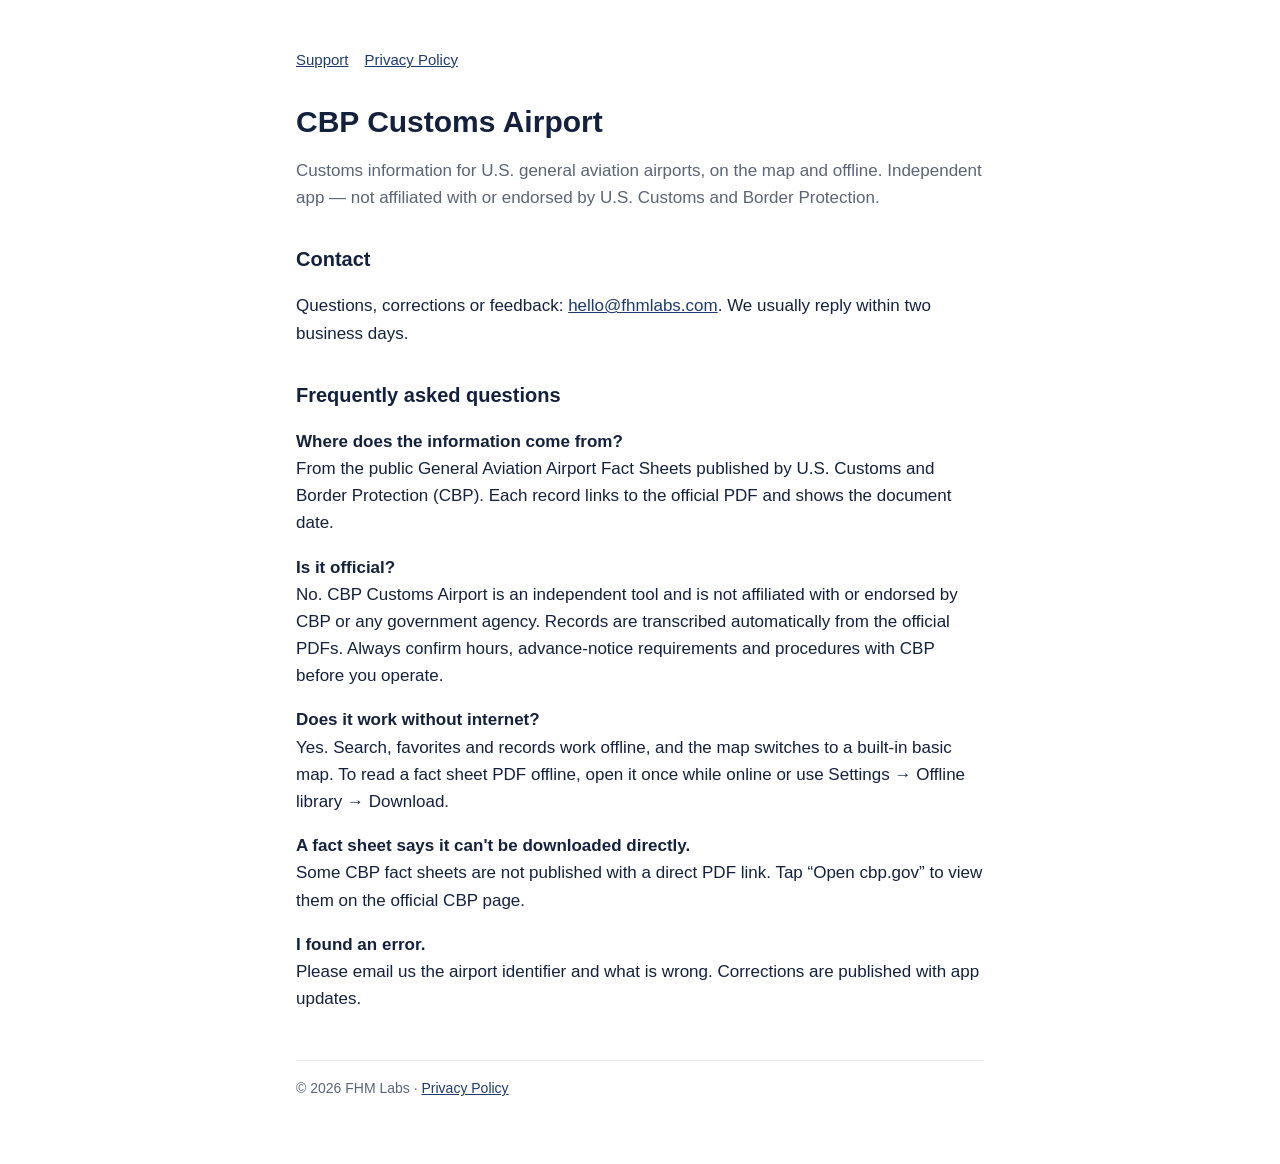
<file: index.html>
<!doctype html>
<html lang="en">
<head>
<meta charset="utf-8">
<meta name="viewport" content="width=device-width, initial-scale=1">
<title>CBP Customs Airport — Support</title>
<link rel="stylesheet" href="style.css">
</head>
<body>
<main>
<nav><a href="./">Support</a><a href="privacy.html">Privacy Policy</a></nav>
<h1>CBP Customs Airport</h1>
<p class="muted">Customs information for U.S. general aviation airports, on the map and offline. Independent app — not affiliated with or endorsed by U.S. Customs and Border Protection.</p>

<h2>Contact</h2>
<p>Questions, corrections or feedback: <a href="mailto:hello@fhmlabs.com">hello@fhmlabs.com</a>. We usually reply within two business days.</p>

<h2>Frequently asked questions</h2>
<p><strong>Where does the information come from?</strong><br>
From the public General Aviation Airport Fact Sheets published by U.S. Customs and Border Protection (CBP). Each record links to the official PDF and shows the document date.</p>
<p><strong>Is it official?</strong><br>
No. CBP Customs Airport is an independent tool and is not affiliated with or endorsed by CBP or any government agency. Records are transcribed automatically from the official PDFs. Always confirm hours, advance-notice requirements and procedures with CBP before you operate.</p>
<p><strong>Does it work without internet?</strong><br>
Yes. Search, favorites and records work offline, and the map switches to a built-in basic map. To read a fact sheet PDF offline, open it once while online or use Settings → Offline library → Download.</p>
<p><strong>A fact sheet says it can't be downloaded directly.</strong><br>
Some CBP fact sheets are not published with a direct PDF link. Tap “Open cbp.gov” to view them on the official CBP page.</p>
<p><strong>I found an error.</strong><br>
Please email us the airport identifier and what is wrong. Corrections are published with app updates.</p>

<footer>© 2026 FHM Labs · <a href="privacy.html">Privacy Policy</a></footer>
</main>
</body>
</html>
</file>
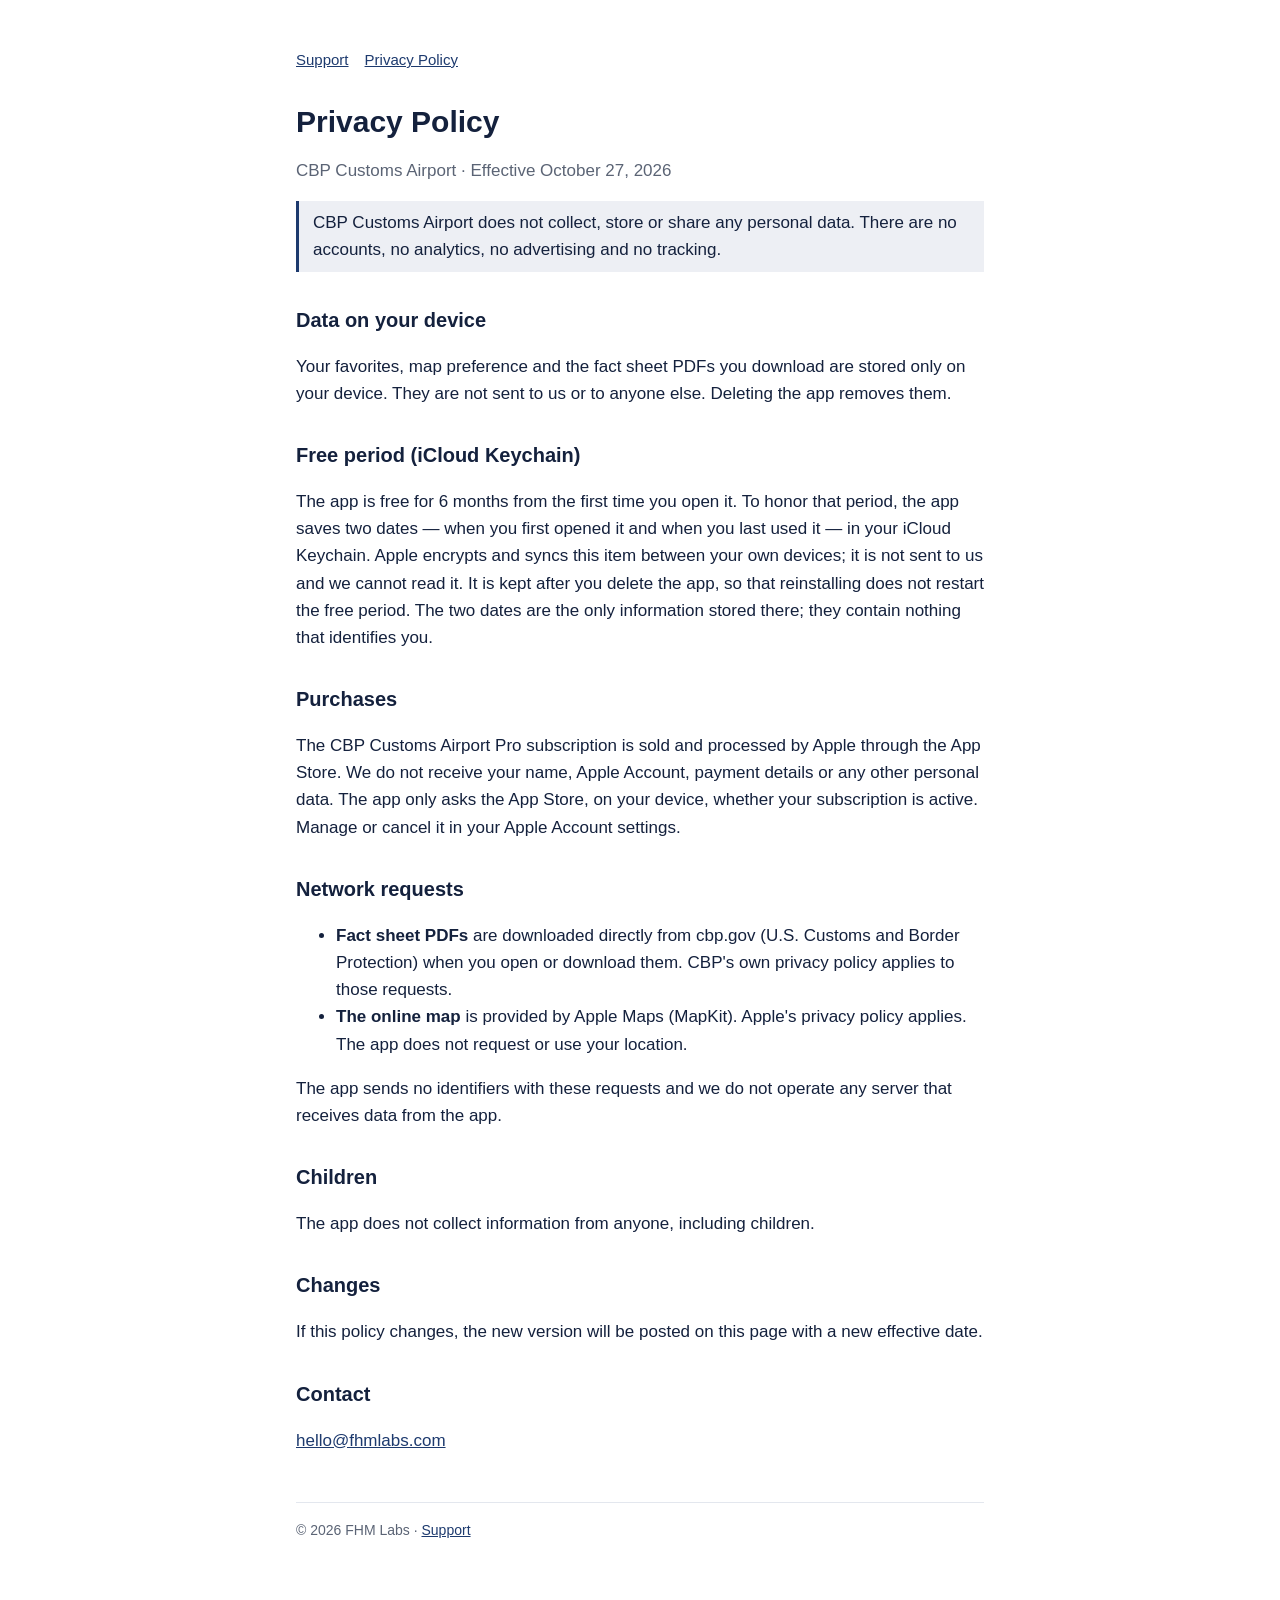
<file: privacy.html>
<!doctype html>
<html lang="en">
<head>
<meta charset="utf-8">
<meta name="viewport" content="width=device-width, initial-scale=1">
<title>CBP Customs Airport — Privacy Policy</title>
<link rel="stylesheet" href="style.css">
</head>
<body>
<main>
<nav><a href="./">Support</a><a href="privacy.html">Privacy Policy</a></nav>
<h1>Privacy Policy</h1>
<p class="muted">CBP Customs Airport · Effective October 27, 2026</p>

<p class="note">CBP Customs Airport does not collect, store or share any personal data. There are no accounts, no analytics, no advertising and no tracking.</p>

<h2>Data on your device</h2>
<p>Your favorites, map preference and the fact sheet PDFs you download are stored only on your device. They are not sent to us or to anyone else. Deleting the app removes them.</p>

<h2>Free period (iCloud Keychain)</h2>
<p>The app is free for 6 months from the first time you open it. To honor that period, the app saves two dates — when you first opened it and when you last used it — in your iCloud Keychain. Apple encrypts and syncs this item between your own devices; it is not sent to us and we cannot read it. It is kept after you delete the app, so that reinstalling does not restart the free period. The two dates are the only information stored there; they contain nothing that identifies you.</p>

<h2>Purchases</h2>
<p>The CBP Customs Airport Pro subscription is sold and processed by Apple through the App Store. We do not receive your name, Apple Account, payment details or any other personal data. The app only asks the App Store, on your device, whether your subscription is active. Manage or cancel it in your Apple Account settings.</p>

<h2>Network requests</h2>
<ul>
<li><strong>Fact sheet PDFs</strong> are downloaded directly from cbp.gov (U.S. Customs and Border Protection) when you open or download them. CBP's own privacy policy applies to those requests.</li>
<li><strong>The online map</strong> is provided by Apple Maps (MapKit). Apple's privacy policy applies. The app does not request or use your location.</li>
</ul>
<p>The app sends no identifiers with these requests and we do not operate any server that receives data from the app.</p>

<h2>Children</h2>
<p>The app does not collect information from anyone, including children.</p>

<h2>Changes</h2>
<p>If this policy changes, the new version will be posted on this page with a new effective date.</p>

<h2>Contact</h2>
<p><a href="mailto:hello@fhmlabs.com">hello@fhmlabs.com</a></p>

<footer>© 2026 FHM Labs · <a href="./">Support</a></footer>
</main>
</body>
</html>
</file>
<file: style.css>
:root { --bg:#ffffff; --fg:#14213d; --muted:#5b6475; --accent:#1d3a6e; --line:#e3e7ee; }
@media (prefers-color-scheme: dark) { :root { --bg:#0f1624; --fg:#e8ecf3; --muted:#a3acbd; --accent:#8fb3ff; --line:#253047; } }
* { box-sizing: border-box; }
body { margin:0; background:var(--bg); color:var(--fg); font:17px/1.6 -apple-system, BlinkMacSystemFont, "Segoe UI", Roboto, sans-serif; }
main { max-width: 720px; margin: 0 auto; padding: 48px 16px 64px; }
h1 { font-size: 30px; line-height: 1.2; margin: 0 0 4px; }
h2 { font-size: 20px; margin: 32px 0 8px; }
p, li { color: var(--fg); }
.muted { color: var(--muted); }
a { color: var(--accent); }
nav { display:flex; gap:16px; margin: 0 0 32px; font-size: 15px; }
.note { border-left: 3px solid var(--accent); padding: 8px 14px; background: color-mix(in srgb, var(--accent) 8%, transparent); }
footer { margin-top: 48px; padding-top: 16px; border-top: 1px solid var(--line); font-size: 14px; color: var(--muted); }
</file>
